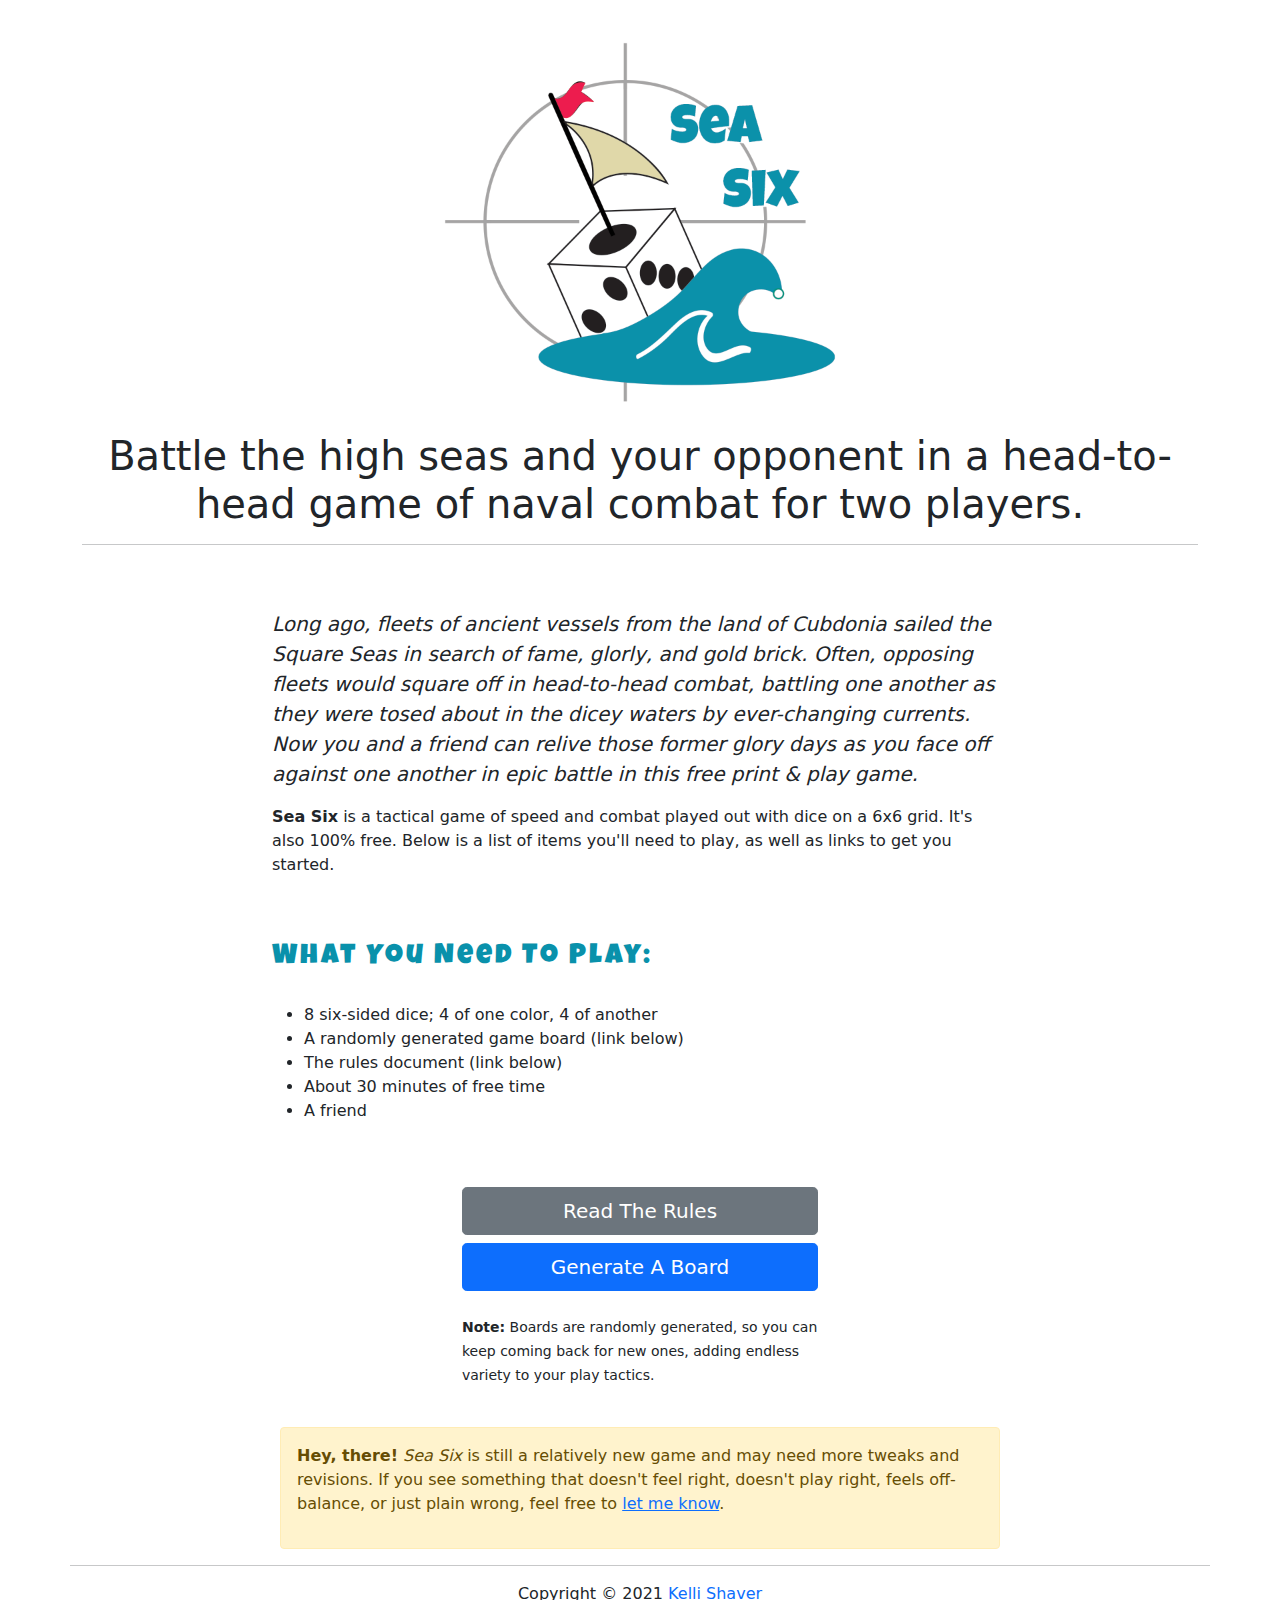
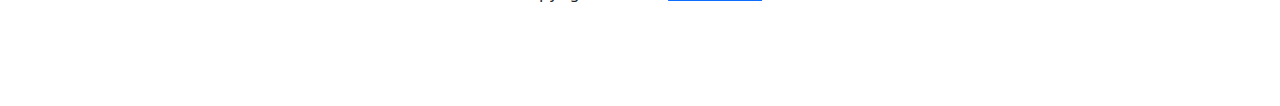
<file: index.html>
<!DOCTYPE html>
<html lang="en">
<head>
  <meta charset="UTF-8">
  <meta http-equiv="X-UA-Compatible" content="IE=edge">
  <meta name="viewport" content="width=device-width, initial-scale=1">
  <title>Sea Six</title>
  <link rel="preconnect" href="https://fonts.gstatic.com">
  <link href="https://fonts.googleapis.com/css2?family=Luckiest+Guy&family=Oi&display=swap" rel="stylesheet">
  <link rel="stylesheet" href="https://use.fontawesome.com/releases/v5.8.1/css/all.css" integrity="sha384-50oBUHEmvpQ+1lW4y57PTFmhCaXp0ML5d60M1M7uH2+nqUivzIebhndOJK28anvf" crossorigin="anonymous">
  <link rel="stylesheet" href="./css/bootstrap.min.css" />
  <link rel="stylesheet" href="./css/app.css" />
</head>

<body>
  <div class="text-center" style="margin-top:2em">
    <img src="./img/logo.png" alt="Sea Six Logo" description="A six-sided die with a sail floating on a sea" id="logo" />
  </div>

  <div class="container" style="margin-bottom:100px">
    <h2 class="text-center display-6">Battle the high seas and your opponent in a head-to-head game of naval combat for two players.</h2>
    <hr>
    <br><br>
    <div class="row justify-content-center">
      <div class="col-8">
        <p class="lead"><em>Long ago, fleets of ancient vessels from the land of Cubdonia sailed the Square Seas in search of fame, glorly, and gold brick. Often, opposing fleets would square off in head-to-head combat, battling one another as they were tosed about in the dicey waters by ever-changing currents. Now you and a friend can relive those former glory days as you face off against one another in epic battle in this free print & play game.</em></p> 
        <p><strong>Sea Six</strong> is a tactical game of speed and combat played out with dice on a 6x6 grid. It's also 100% free. Below is a list of items you'll need to play, as well as links to get you started.</p>
        <br><br>
        <h3>What You Need To Play:</h3>
        <ul>
          <li>8 six-sided dice; 4 of one color, 4 of another</li>
          <li>A randomly generated game board (link below)</li>
          <li>The rules document (link below)</li>
          <li>About 30 minutes of free time</li>
          <li>A friend</li>
        </ul>
      </div>
    </div>
    <br><br>
    <div class="row justify-content-center">
      <div class="col-4">
        <div class="d-grid gap-2">
          <a href="./rules.html" class="btn w100 btn-lg btn-secondary">Read The Rules</a>
          <a href="./board.html" class="btn w100 btn-lg btn-primary">Generate A Board</a>
        </div>
        <br>
        <p><small><strong>Note:</strong> Boards are randomly generated, so you can keep coming back for new ones, adding endless variety to your play tactics.</small></p>
      </br>
    </div>
    <br><br>
    <div class="row justify-content-center">
      <div class="col-8">
        <div class="alert alert-warning">
          <p><strong>Hey, there!</strong> <em>Sea Six</em> is still a relatively new game and may need more tweaks and revisions. If you see something that doesn't feel right, doesn't play right, feels off-balance, or just plain wrong, feel free to <a href="https://github.com/kellishaver/sea-six/discussions" target="_blank">let me know</a>.</p> 
        </div>
      </div>
    </div>
    <br><hr><footer class="text-center">Copyright &copy; 2021 <a href="https://kellishaver.com">Kelli Shaver</a></footer>
  </div>
  <img class="preloaded-img" id="tile-1" src="./img/1.png" />
  <img class="preloaded-img" id="tile-2" src="./img/1.png" />
  <img class="preloaded-img" id="tile-3" src="./img/2.png" />
  <img class="preloaded-img" id="tile-4" src="./img/2.png" />
  <img class="preloaded-img" id="tile-5" src="./img/3.png" />
  <img class="preloaded-img" id="tile-6" src="./img/4.png" />
  <script src="./js/jquery.min.js"></script>
  <script src="./js/bootstrap.bundle.min.js"></script>
  <script src="./js/app.js"></script>
</body>
</html>
</file>
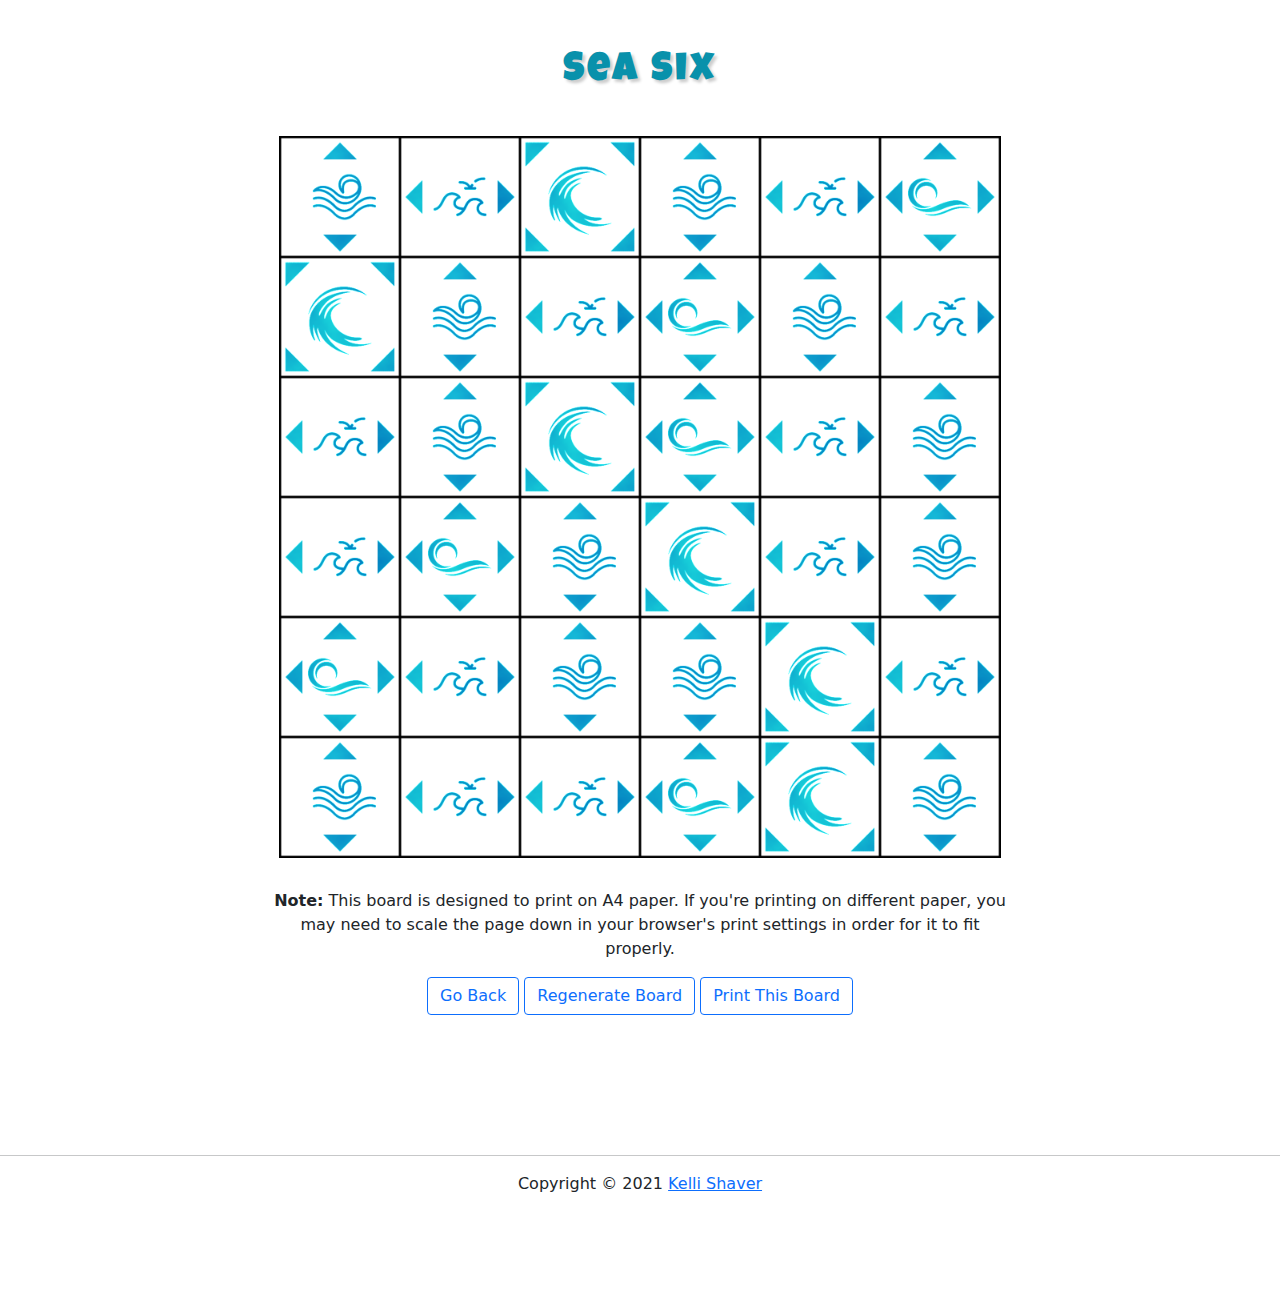
<file: board.html>
<!DOCTYPE html>
<html lang="en">
<head>
  <meta charset="UTF-8">
  <meta http-equiv="X-UA-Compatible" content="IE=edge">
  <meta name="viewport" content="width=device-width, initial-scale=1">
  <title>Sea Six</title>
  <link rel="preconnect" href="https://fonts.gstatic.com">
  <link href="https://fonts.googleapis.com/css2?family=Luckiest+Guy&family=Oi&display=swap" rel="stylesheet">
  <link rel="stylesheet" href="https://use.fontawesome.com/releases/v5.8.1/css/all.css" integrity="sha384-50oBUHEmvpQ+1lW4y57PTFmhCaXp0ML5d60M1M7uH2+nqUivzIebhndOJK28anvf" crossorigin="anonymous">
  <link rel="stylesheet" href="./css/bootstrap.min.css" />
  <link rel="stylesheet" href="./css/app.css" media="screen" />
  <link rel="stylesheet" href="./css/print.css" media="print" />
</head>

<body>
  <div class="text-center" style="padding-top:3em">
    <h1>Sea Six</h1>
    <canvas id="canvas" width="720" height="720"></canvas>
    <br><br>
    <div class="container print-hide" style="margin-bottom:100px">
      <div class="row justify-content-center">
        <div class="col-8">
          <p><strong>Note:</strong> This board is designed to print on A4 paper. If you're printing on different paper, you may need to scale the page down in your browser's print settings in order for it to fit properly.</p>
          <a href="./index.html" class="btn btn-outline-primary"><i class="fas fa-caret-left"></i> Go Back</a>
          <a href="./board.html" class="btn btn-outline-primary"><i class="fas fa-cog"></i> Regenerate Board</a>
          <a href="javascript:window.print()" class="btn btn-outline-primary"><i class="fas fa-print"></i> Print This Board</a>
        </div>
      </div>
    </div>
    <br><hr><footer class="text-center print-hide" style="margin-bottom:100px;">Copyright &copy; 2021 <a href="https://kellishaver.com">Kelli Shaver</a></footer>
  </div>
  <img class="preloaded-img" id="tile-1" src="./img/1.png" />
  <img class="preloaded-img" id="tile-2" src="./img/1.png" />
  <img class="preloaded-img" id="tile-3" src="./img/2.png" />
  <img class="preloaded-img" id="tile-4" src="./img/2.png" />
  <img class="preloaded-img" id="tile-5" src="./img/3.png" />
  <img class="preloaded-img" id="tile-6" src="./img/4.png" />
  <script src="./js/jquery.min.js"></script>
  <script src="./js/bootstrap.bundle.min.js"></script>
  <script src="./js/app.js"></script>
</body>
</html>
</file>
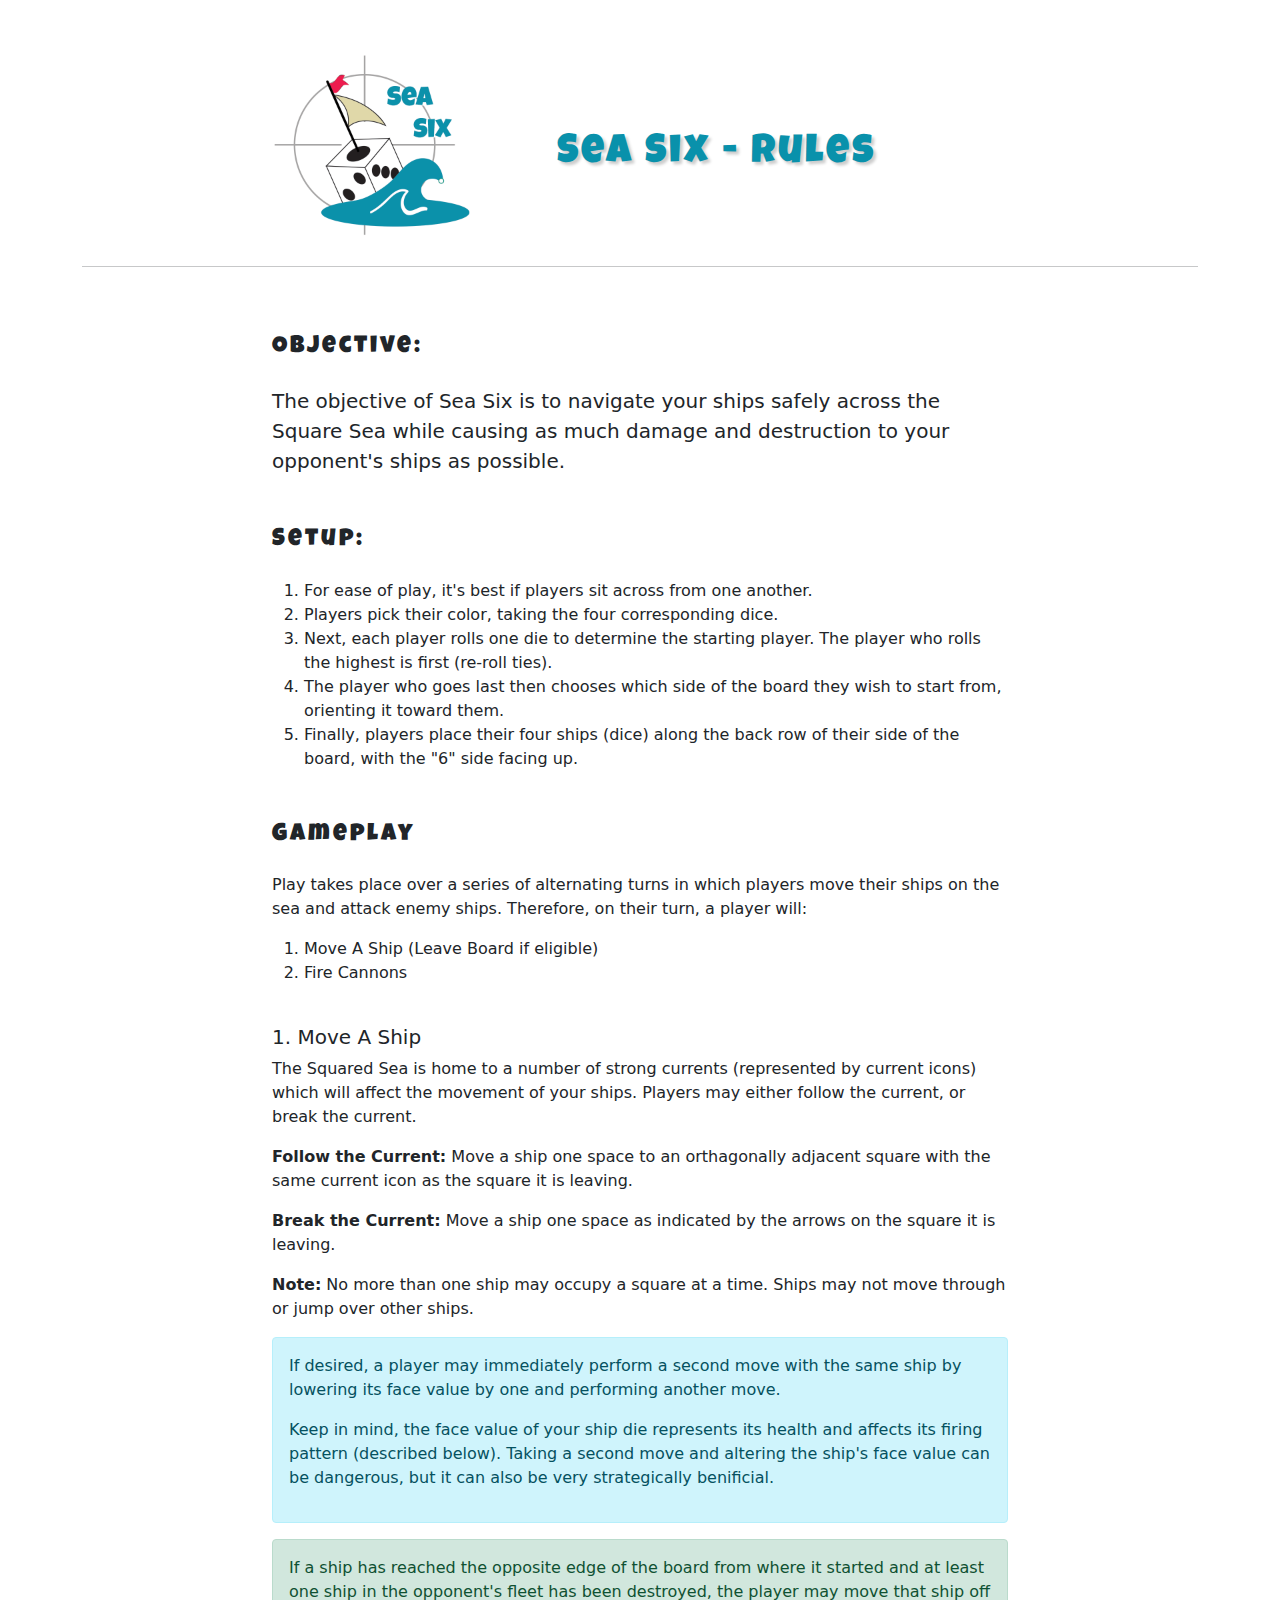
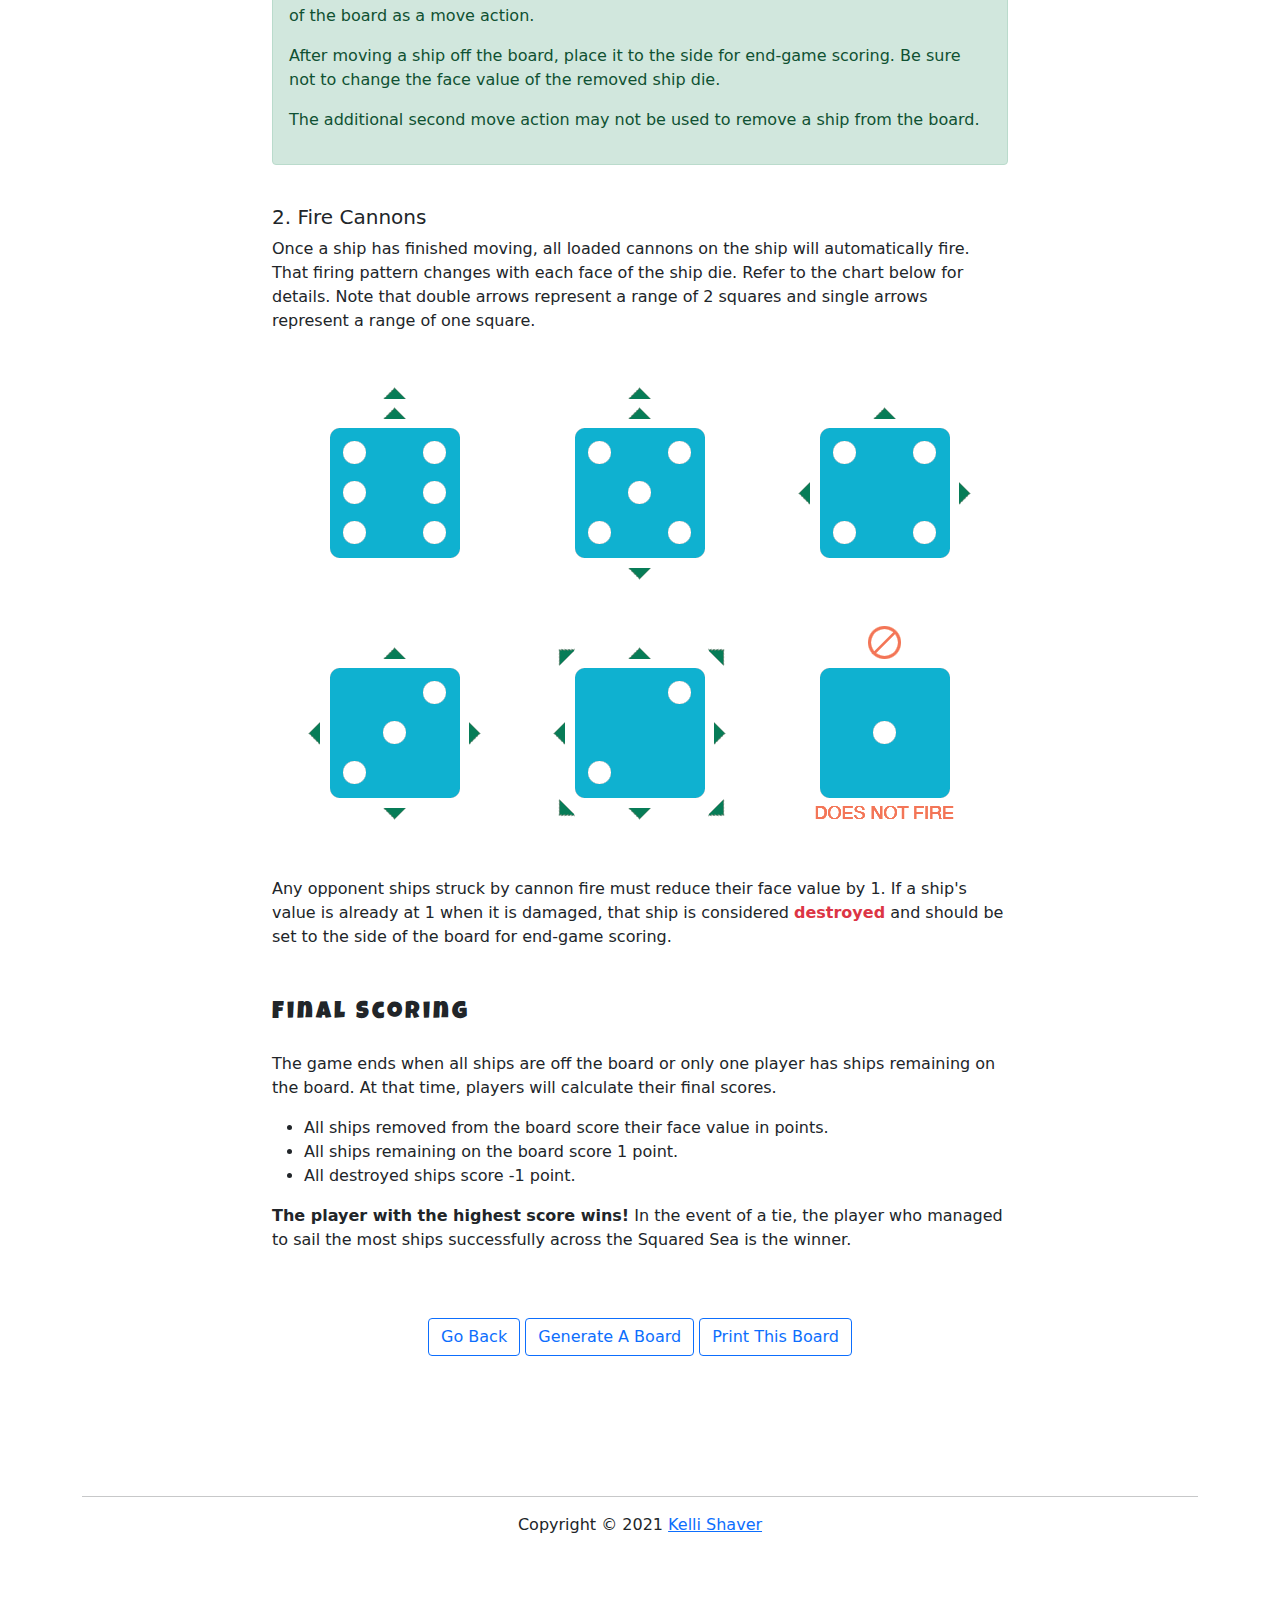
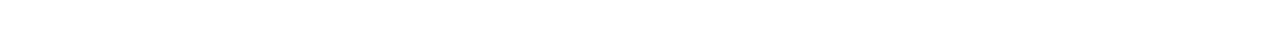
<file: rules.html>
<!DOCTYPE html>
<html lang="en">
<head>
  <meta charset="UTF-8">
  <meta http-equiv="X-UA-Compatible" content="IE=edge">
  <meta name="viewport" content="width=device-width, initial-scale=1">
  <title>Sea Six</title>
  <link rel="preconnect" href="https://fonts.gstatic.com">
  <link href="https://fonts.googleapis.com/css2?family=Luckiest+Guy&family=Oi&display=swap" rel="stylesheet">
  <link rel="stylesheet" href="https://use.fontawesome.com/releases/v5.8.1/css/all.css" integrity="sha384-50oBUHEmvpQ+1lW4y57PTFmhCaXp0ML5d60M1M7uH2+nqUivzIebhndOJK28anvf" crossorigin="anonymous">
  <link rel="stylesheet" href="./css/bootstrap.min.css" />
  <link rel="stylesheet" href="./css/app.css" media="screen" />
  <link rel="stylesheet" href="./css/print.css" media="print" />
</head>

<body>
  <div class="container" style="margin-top:50px;">
    <div class="row justify-content-center">
      <div class="col-3">
        <img src="./img/logo.png" alt="Sea Six Logo" class="logo-small" />
      </div>

      <div class="col-5">
        <h1 style="margin-top:80px">Sea Six - Rules</h1>
      </div>
    </div>
    <hr>
    <div class="row justify-content-center">
      <div class="col-8">
        <h4>Objective:</h4>
        <p class="lead">The objective of <strong>Sea Six</strong> is to navigate your ships safely across the Square Sea while causing as much damage and destruction to your opponent's ships as possible.</p>

        <h4>Setup:</h4>
        <ol>
          <li>For ease of play, it's best if players sit across from one another.</li>
          <li>Players pick their color, taking the four corresponding dice.</li>
          <li>Next, each player rolls one die to determine the starting player. The player who rolls the highest is first (re-roll ties).</li>
          <li>The player who goes last then chooses which side of the board they wish to start from, orienting it toward them.</li>
          <li>Finally, players place their four ships (dice) along the back row of their side of the board, with the "6" side facing up.</li>
        </ol>
        <h4>Gameplay</h4>
        <p>Play takes place over a series of alternating turns in which players move their ships on the sea and attack enemy ships. Therefore, on their turn, a player will:</p>
        <ol>
          <li>Move A Ship (Leave Board if eligible)</li>
          <li>Fire Cannons</li>
        </ol>
        <br>
        <h5>1. Move A Ship</h5>
        <p>The Squared Sea is home to a number of strong currents (represented by current icons) which will affect the movement of your ships. Players may either follow the current, or break the current.</p>
        <p><strong>Follow the Current:</strong> Move a ship one space to an orthagonally adjacent square with the same current icon as the square it is leaving.</p>
        <p><strong>Break the Current:</strong> Move a ship one space as indicated by the arrows on the square it is leaving.</p>
        <p><strong>Note:</strong> No more than one ship may occupy a square at a time. Ships may not move through or jump over other ships.</p>
        <div class="alert alert-info">
          <p>If desired, a player may immediately perform a second move with the same ship by lowering its face value by one and performing another move.</p>
          <p>Keep in mind, the face value of your ship die represents its health and affects its firing pattern (described below). Taking a second move and altering the ship's face value can be dangerous, but it can also be very strategically benificial.</p>
        </div>
        <div class="alert alert-success">
          <p>If a ship has reached the opposite edge of the board from where it started and at least one ship in the opponent's fleet has been destroyed, the player may move that ship off of the board as a move action.</p>
          <p>After moving a ship off the board, place it to the side for end-game scoring. Be sure not to change the face value of the removed ship die.</p>
          <p>The additional second move action may not be used to remove a ship from the board.</p>
        </div>
        <br>
        <h5>2. Fire Cannons</h5>
        <p>Once a ship has finished moving, all loaded cannons on the ship will automatically fire. That firing pattern changes with each face of the ship die. Refer to the chart below for details. Note that double arrows represent a range of 2 squares and single arrows represent a range of one square.</p>
        <br>
        <div class="text-center">
          <img class="face" src="./img/face-6.png">
          <img class="face" src="./img/face-5.png">
          <img class="face" src="./img/face-4.png">
          <img class="face" src="./img/face-3.png">
          <img class="face" src="./img/face-2.png">
          <img class="face" src="./img/face-1.png">
        </div>
        <br>
        <p>Any opponent ships struck by cannon fire must reduce their face value by 1. If a ship's value is already at 1 when it is damaged, that ship is considered <strong class="text-danger">destroyed</strong> and should be set to the side of the board for end-game scoring.</p>
        <h4>Final Scoring</h4>
        <p>The game ends when all ships are off the board or only one player has ships remaining on the board. At that time, players will calculate their final scores.</p>
        <ul>
          <li>All ships removed from the board score their face value in points.</li>
          <li>All ships remaining on the board score 1 point.</li>
          <li>All destroyed ships score -1 point.</li>
        </ul>

        <p><strong>The player with the highest score wins!</strong> In the event of a tie, the player who managed to sail the most ships successfully across the Squared Sea is the winner.</p>
      </div>
    </div>
    <div class="row justify-content-center print-hide" style="margin-top:50px; margin-bottom:100px">
      <div class="col-8 text-center">
        <a href="./index.html" class="btn btn-outline-primary"><i class="fas fa-caret-left"></i> Go Back</a>
        <a href="./board.html" class="btn btn-outline-primary"><i class="fas fa-cog"></i> Generate A Board</a>
        <a href="javascript:window.print()" class="btn btn-outline-primary"><i class="fas fa-print"></i> Print This Board</a>
      </div>
    </div>
    <br><hr><footer class="text-center print-hide" style="margin-bottom:100px;">Copyright &copy; 2021 <a href="https://kellishaver.com">Kelli Shaver</a></footer>
  </div>
  <script src="./js/jquery.min.js"></script>
  <script src="./js/bootstrap.bundle.min.js"></script>
  <script src="./js/app.js"></script>
</body>
</html>
</file>
<file: css/app.css>
.preloaded-img {
	display:none;
}

#canvas{
    border: 1px solid black;
    margin:0 auto;
}

h1 {
	font-family: 'Luckiest Guy';
	margin-bottom:1em;
	color:#0991ab;
	letter-spacing:3px;
	text-shadow:3px 3px 3px rgba(0,0,0,0.2)
}

h3 {
	font-family: 'Luckiest Guy';
	margin-bottom:1em;
	color:#0991ab;
	letter-spacing:3px;
}

h4 {
	font-family: 'Luckiest Guy';
	margin-top:50px;
	margin-bottom:1em;
	letter-spacing:3px;
}

#logo {
	max-width:400px;
	max-height:400px;
}

.logo-small {
	width:200px;
	height:200px;
}
</file>
<file: css/print.css>
.preloaded-img {
	display:none;
}

#canvas{
    border: 1px solid black;
}

h1 {
	font-family: 'Luckiest Guy';
	margin-bottom:1em;
	color:#0991ab;
	letter-spacing:3px;
	text-shadow:3px 3px 3px rgba(0,0,0,0.2)
}

h3 {
	font-family: 'Luckiest Guy';
	margin-bottom:1em;
	color:#0991ab;
	letter-spacing:3px;
}

h4 {
	font-family: 'Luckiest Guy';
	margin-top:50px;
	margin-bottom:1em;
	letter-spacing:3px;
}

.face {
	width:120px;
	height:120;
}

.print-hide {
	display:none;
}

.logo-small {
	width:150px;
	height:150px;
}
</file>
